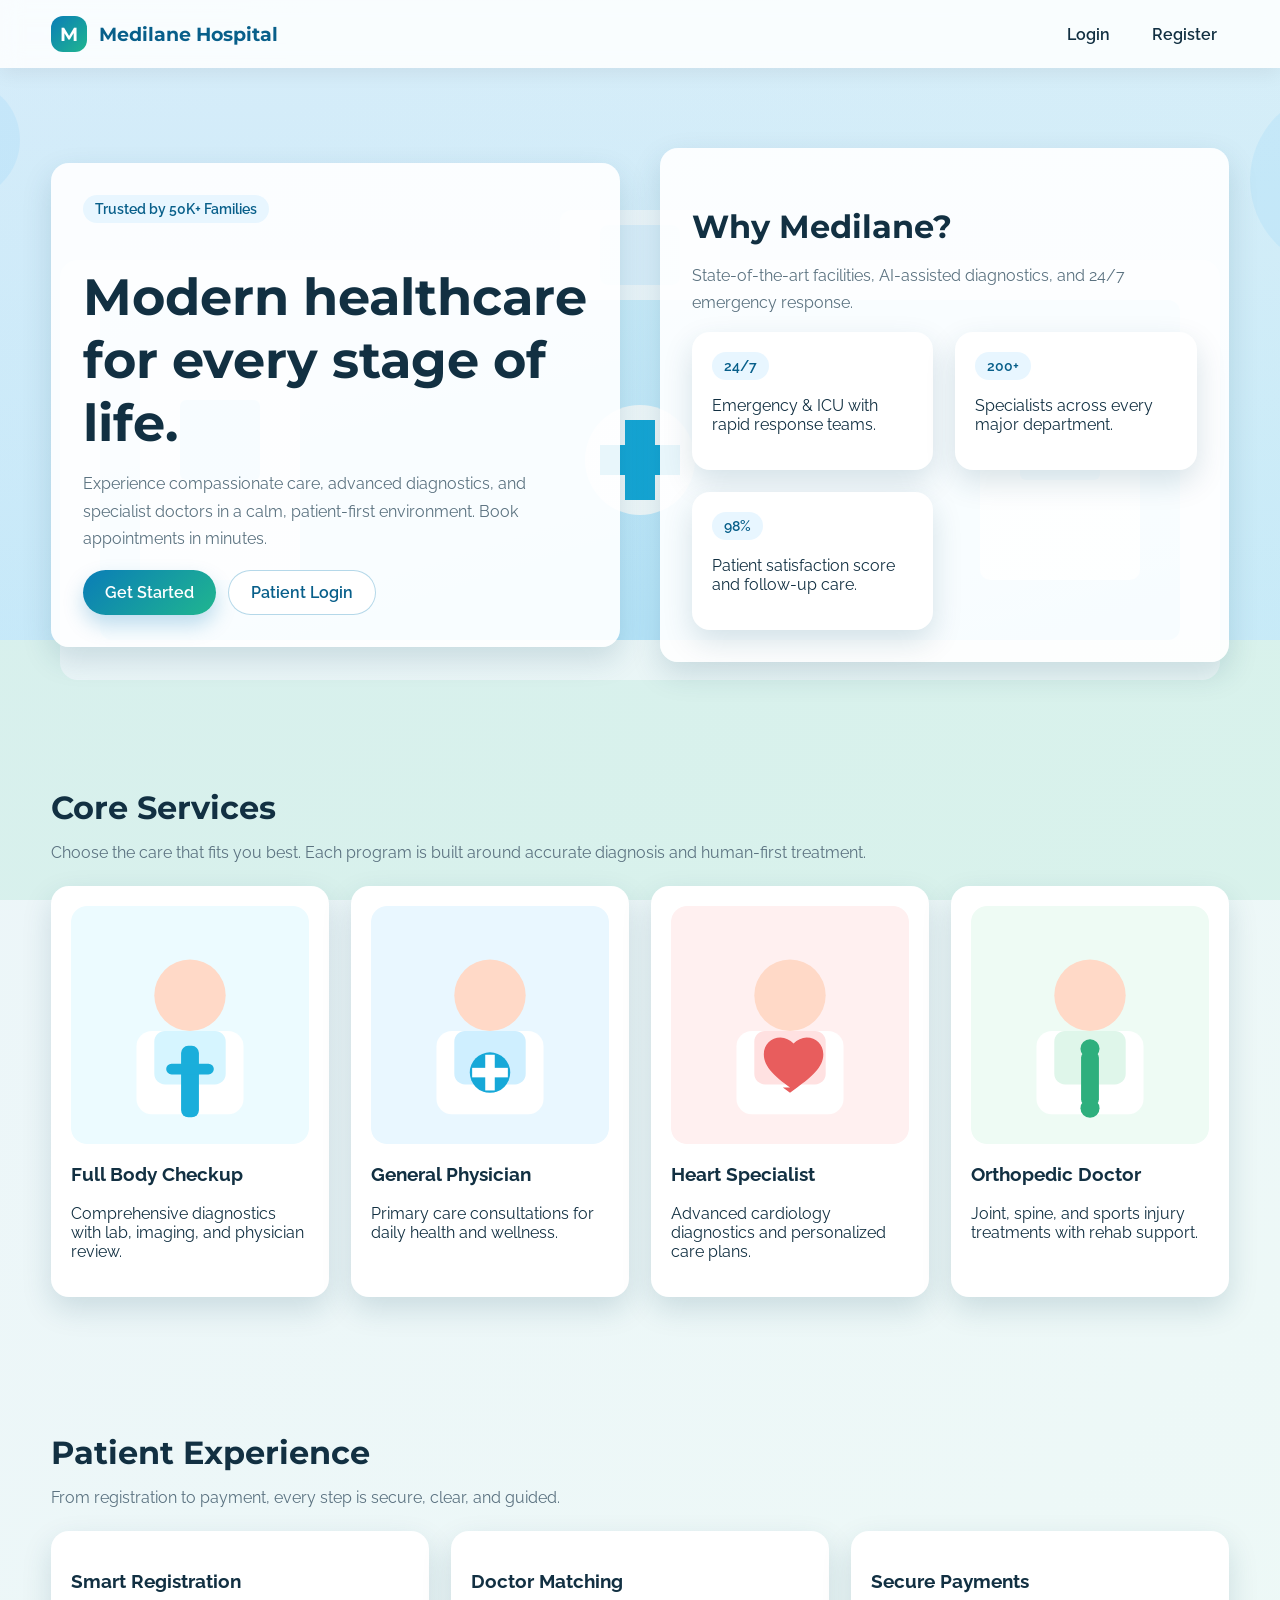
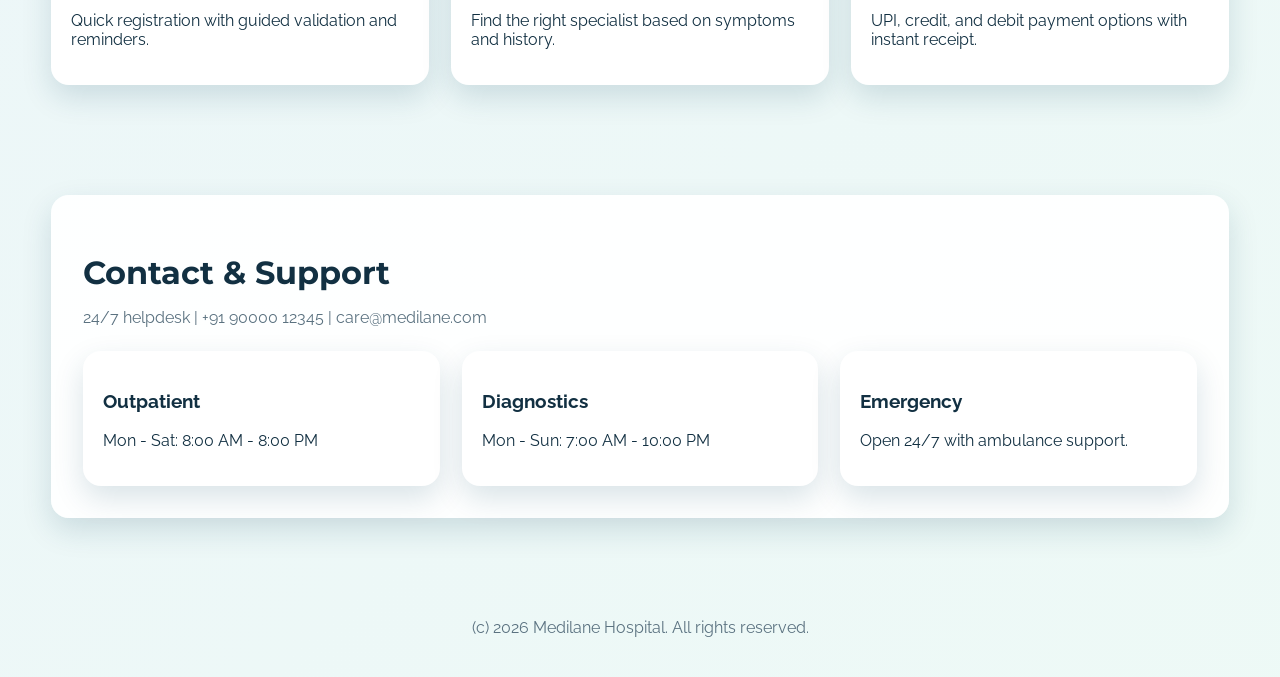
<file: docs/index.html>
<!DOCTYPE html>
<html lang="en">
<head>
  <meta charset="UTF-8" />
  <meta name="viewport" content="width=device-width, initial-scale=1.0" />
  <title>Medilane Hospital | Care Beyond Walls</title>
  <link rel="stylesheet" href="assets/css/styles.css" />
</head>
<body>
  <header class="navbar">
    <div class="container nav-inner">
      <div class="brand">
        <div class="brand-badge">M</div>
        Medilane Hospital
      </div>
      <nav class="nav-links">
        <a href="pages/login.html">Login</a>
        <a href="pages/register.html">Register</a>
      </nav>
    </div>
  </header>

  <main class="container">
    <section class="hero">
      <div class="hero-card">
        <div class="badge">Trusted by 50K+ Families</div>
        <h1 class="hero-title">Modern healthcare for every stage of life.</h1>
        <p class="hero-sub">Experience compassionate care, advanced diagnostics, and specialist doctors in a calm, patient-first environment. Book appointments in minutes.</p>
        <div style="margin-top: 18px; display:flex; gap:12px; flex-wrap: wrap;">
          <a class="btn btn-primary" href="pages/register.html">Get Started</a>
          <a class="btn btn-outline" href="pages/login.html">Patient Login</a>
        </div>
      </div>
      <div class="hero-card">
        <h2 class="section-title">Why Medilane?</h2>
        <p class="hero-sub">State-of-the-art facilities, AI-assisted diagnostics, and 24/7 emergency response.</p>
        <div class="grid" style="margin-top:16px;">
          <div class="card">
            <div class="badge">24/7</div>
            <p>Emergency & ICU with rapid response teams.</p>
          </div>
          <div class="card">
            <div class="badge">200+</div>
            <p>Specialists across every major department.</p>
          </div>
          <div class="card">
            <div class="badge">98%</div>
            <p>Patient satisfaction score and follow-up care.</p>
          </div>
        </div>
      </div>
    </section>

    <section id="services" class="section">
      <h2 class="section-title">Core Services</h2>
      <p class="section-sub">Choose the care that fits you best. Each program is built around accurate diagnosis and human-first treatment.</p>
      <div class="grid">
        <div class="card">
          <img src="assets/img/doctor-body.svg" alt="Full body checkup" />
          <h3>Full Body Checkup</h3>
          <p>Comprehensive diagnostics with lab, imaging, and physician review.</p>
        </div>
        <div class="card">
          <img src="assets/img/doctor-general.svg" alt="General physician" />
          <h3>General Physician</h3>
          <p>Primary care consultations for daily health and wellness.</p>
        </div>
        <div class="card">
          <img src="assets/img/doctor-heart.svg" alt="Heart specialist" />
          <h3>Heart Specialist</h3>
          <p>Advanced cardiology diagnostics and personalized care plans.</p>
        </div>
        <div class="card">
          <img src="assets/img/doctor-ortho.svg" alt="Orthopedic" />
          <h3>Orthopedic Doctor</h3>
          <p>Joint, spine, and sports injury treatments with rehab support.</p>
        </div>
      </div>
    </section>

    <section class="section">
      <h2 class="section-title">Patient Experience</h2>
      <p class="section-sub">From registration to payment, every step is secure, clear, and guided.</p>
      <div class="grid">
        <div class="card">
          <h3>Smart Registration</h3>
          <p>Quick registration with guided validation and reminders.</p>
        </div>
        <div class="card">
          <h3>Doctor Matching</h3>
          <p>Find the right specialist based on symptoms and history.</p>
        </div>
        <div class="card">
          <h3>Secure Payments</h3>
          <p>UPI, credit, and debit payment options with instant receipt.</p>
        </div>
      </div>
    </section>

    <section id="contact" class="section">
      <div class="hero-card">
        <h2 class="section-title">Contact & Support</h2>
        <p class="section-sub">24/7 helpdesk | +91 90000 12345 | care@medilane.com</p>
        <div class="grid">
          <div class="card">
            <h3>Outpatient</h3>
            <p>Mon - Sat: 8:00 AM - 8:00 PM</p>
          </div>
          <div class="card">
            <h3>Diagnostics</h3>
            <p>Mon - Sun: 7:00 AM - 10:00 PM</p>
          </div>
          <div class="card">
            <h3>Emergency</h3>
            <p>Open 24/7 with ambulance support.</p>
          </div>
        </div>
      </div>
    </section>
  </main>

  <footer class="footer">(c) 2026 Medilane Hospital. All rights reserved.</footer>
  <script src="assets/js/app.js"></script>
</body>
</html>
</file>
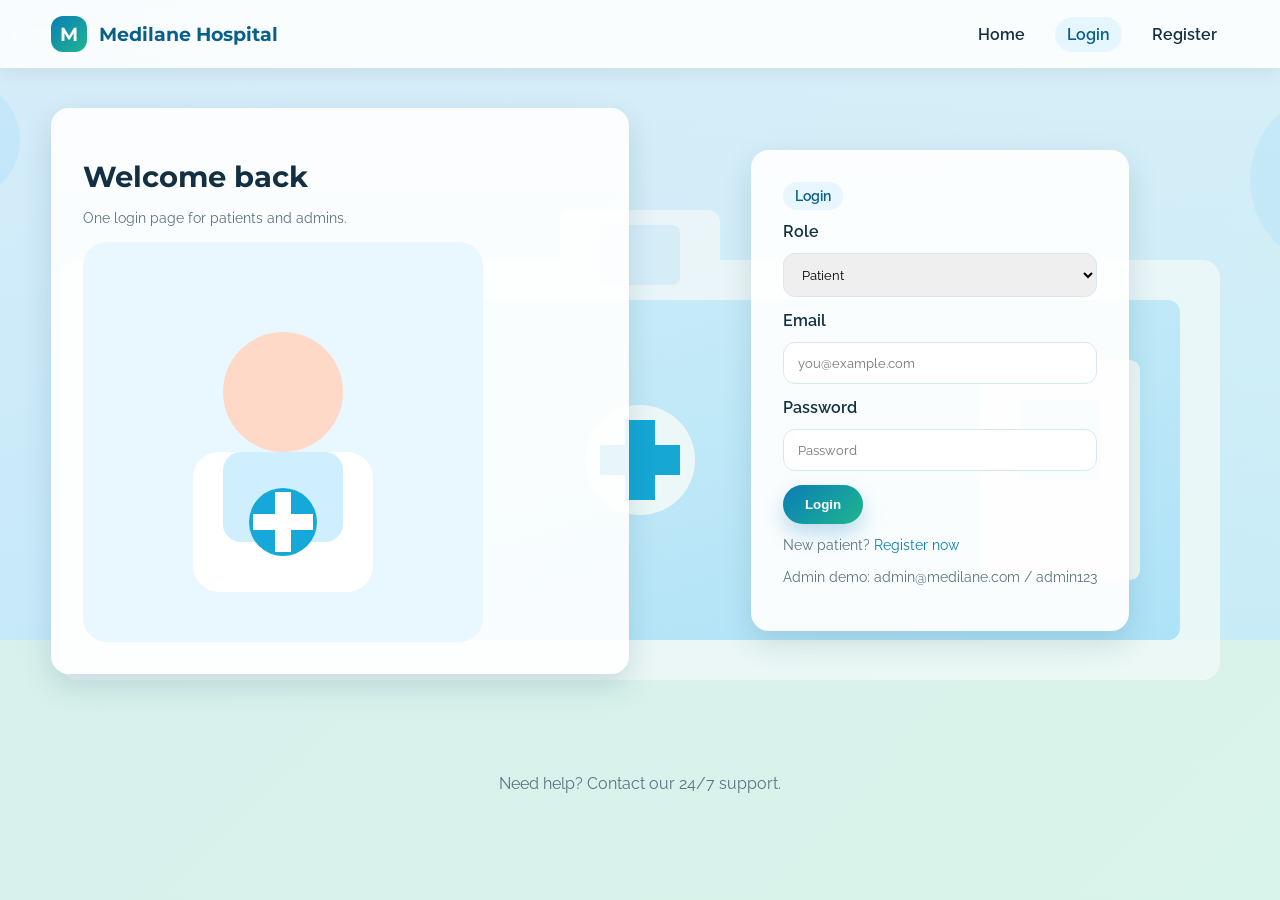
<file: docs/pages/admin-login.html>
<!DOCTYPE html>
<html lang="en">
<head>
  <meta charset="UTF-8" />
  <meta name="viewport" content="width=device-width, initial-scale=1.0" />
  <title>Admin Login | Medilane Hospital</title>
  <link rel="stylesheet" href="../assets/css/styles.css" />
</head>
<body data-page="admin-login">
  <header class="navbar">
    <div class="container nav-inner">
      <div class="brand">
        <div class="brand-badge">M</div>
        Medilane Hospital
      </div>
      <nav class="nav-links">
        <a href="../index.html">Home</a>
        <a href="login.html">Patient Login</a>
        <a class="active" href="admin-login.html">Admin Login</a>
      </nav>
    </div>
  </header>

  <main class="container section">
    <div class="form-wrap">
      <div class="badge">Admin Access</div>
      <h1 class="form-title">Admin Login</h1>
      <p class="helper">Use your admin credentials to manage patients and appointments.</p>

      <div class="flash" style="margin: 12px 0;"></div>
      <form id="adminLoginForm">
        <div class="form-row">
          <label for="adminEmail">Email</label>
          <input id="adminEmail" type="email" placeholder="admin@medilane.com" required />
        </div>
        <div class="form-row">
          <label for="adminPassword">Password</label>
          <input id="adminPassword" type="password" placeholder="Admin password" required />
        </div>
        <button class="btn btn-primary" type="submit">Login</button>
        <p class="helper" style="margin-top:12px;">Demo admin: admin@medilane.com / admin123</p>
      </form>
    </div>
  </main>

  <footer class="footer">Admin actions are logged for security.</footer>
  <script src="../assets/js/app.js"></script>
</body>
</html>
</file>
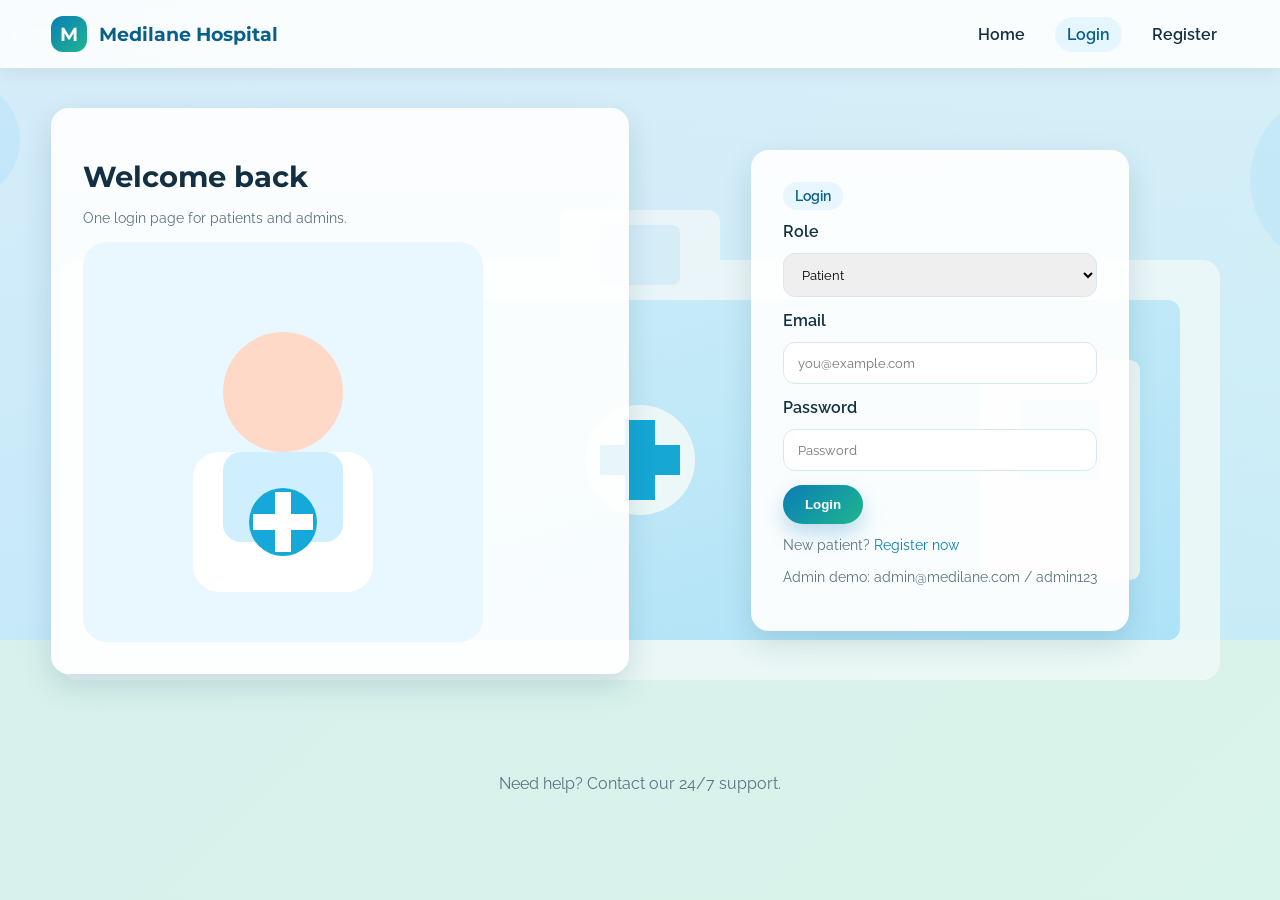
<file: docs/pages/admin.html>
<!DOCTYPE html>
<html lang="en">
<head>
  <meta charset="UTF-8" />
  <meta name="viewport" content="width=device-width, initial-scale=1.0" />
  <title>Admin Panel | Medilane Hospital</title>
  <link rel="stylesheet" href="../assets/css/styles.css" />
</head>
<body data-page="admin">
  <header class="navbar">
    <div class="container nav-inner">
      <div class="brand">
        <div class="brand-badge">M</div>
        Medilane Hospital
      </div>
      <nav class="nav-links">
        <a href="../index.html">Home</a>
        <a href="dashboard.html">Dashboard</a>
        <a class="active" href="admin.html">Admin</a>
        <a href="booking.html">Booking</a>
        <a href="#" data-logout>Logout</a>
      </nav>
    </div>
  </header>

  <main class="container section">
    <div class="dashboard-header">
      <div>
        <div class="badge">Admin Panel</div>
        <h1 class="section-title">Hospital Operations Overview</h1>
        <p class="section-sub">Manage patients, appointments, and doctor assignments.</p>
      </div>
      <a class="btn btn-primary" href="dashboard.html">Patient View</a>
    </div>

    <section class="section">
      <h2 class="section-title">Patient List</h2>
      <p class="section-sub">View all registered patients with contact details.</p>
      <table id="adminPatients" class="table">
        <thead>
          <tr>
            <th>#</th>
            <th>Name</th>
            <th>Email</th>
            <th>Phone</th>
            <th>Age</th>
            <th>Gender</th>
          </tr>
        </thead>
        <tbody></tbody>
      </table>
    </section>

    <section class="section">
      <h2 class="section-title">Appointments</h2>
      <p class="section-sub">Review appointment details and accept or reject requests.</p>
      <table id="adminAppointments" class="table">
        <thead>
          <tr>
            <th>#</th>
            <th>Patient</th>
            <th>Phone</th>
            <th>Doctor</th>
            <th>Problem</th>
            <th>Status</th>
            <th>Date</th>
            <th>Action</th>
          </tr>
        </thead>
        <tbody></tbody>
      </table>
    </section>
  </main>

  <footer class="footer">Admin access is logged and monitored for security.</footer>
  <script src="../assets/js/app.js"></script>
</body>
</html>
</file>
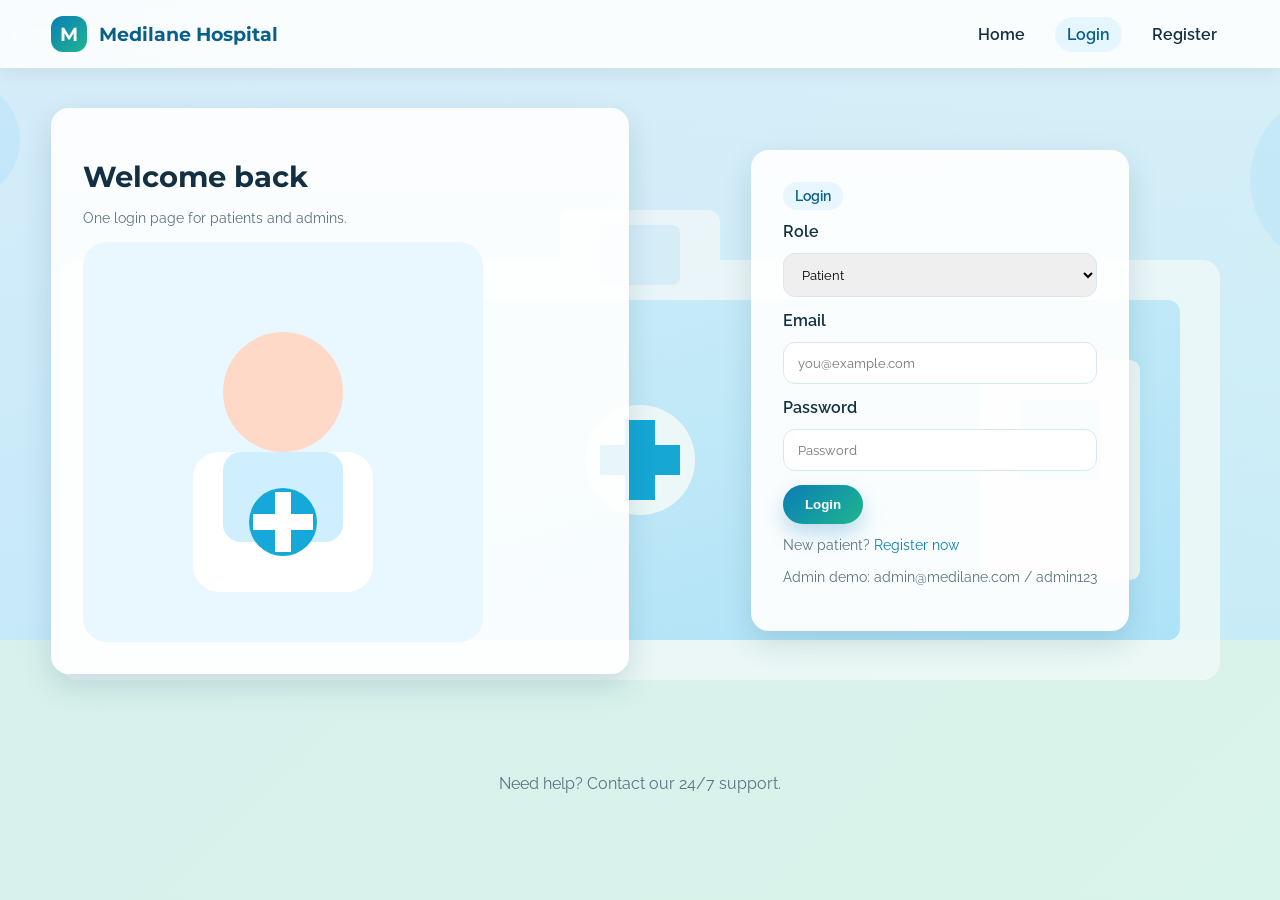
<file: docs/pages/booking.html>
<!DOCTYPE html>
<html lang="en">
<head>
  <meta charset="UTF-8" />
  <meta name="viewport" content="width=device-width, initial-scale=1.0" />
  <title>Book Appointment | Medilane Hospital</title>
  <link rel="stylesheet" href="../assets/css/styles.css" />
</head>
<body data-page="booking">
  <header class="navbar">
    <div class="container nav-inner">
      <div class="brand">
        <div class="brand-badge">M</div>
        Medilane Hospital
      </div>
      <nav class="nav-links">
        <a href="../index.html">Home</a>
        <a href="dashboard.html">Dashboard</a>
        <a class="active" href="booking.html">Book</a>
        <a href="#" data-logout>Logout</a>
      </nav>
    </div>
  </header>

  <main class="container section">
    <div class="form-wrap">
      <div class="badge">Appointment Booking</div>
      <h1 class="form-title">Reserve your consultation</h1>
      <p class="helper">Choose a doctor, share symptoms, and pick a convenient date.</p>

      <ul id="bookingErrors" class="helper" style="color:#c0392b; padding-left:18px;"></ul>

      <form id="bookingForm">
        <div class="form-row">
          <label for="patientName">Patient Name</label>
          <input id="patientName" type="text" placeholder="Your name" required />
        </div>
        <div class="form-row">
          <label for="patientAge">Age</label>
          <input id="patientAge" type="number" min="1" placeholder="Age" required />
        </div>
        <div class="form-row">
          <label for="patientPhone">Phone Number</label>
          <input id="patientPhone" type="tel" placeholder="10 digit number" required />
        </div>
        <div class="form-row">
          <label for="doctor">Select Doctor</label>
          <select id="doctor" required>
            <option value="">Choose service</option>
          </select>
        </div>
        <div class="form-row">
          <label for="problem">Health Problem Description</label>
          <textarea id="problem" rows="3" placeholder="Describe your symptoms" required></textarea>
        </div>
        <div class="form-row">
          <label for="date">Appointment Date</label>
          <input id="date" type="date" required />
        </div>
        <button class="btn btn-primary" type="submit">Proceed to Payment</button>
      </form>
    </div>
  </main>

  <footer class="footer">We will confirm your appointment once payment is completed.</footer>
  <script src="../assets/js/app.js"></script>
</body>
</html>
</file>
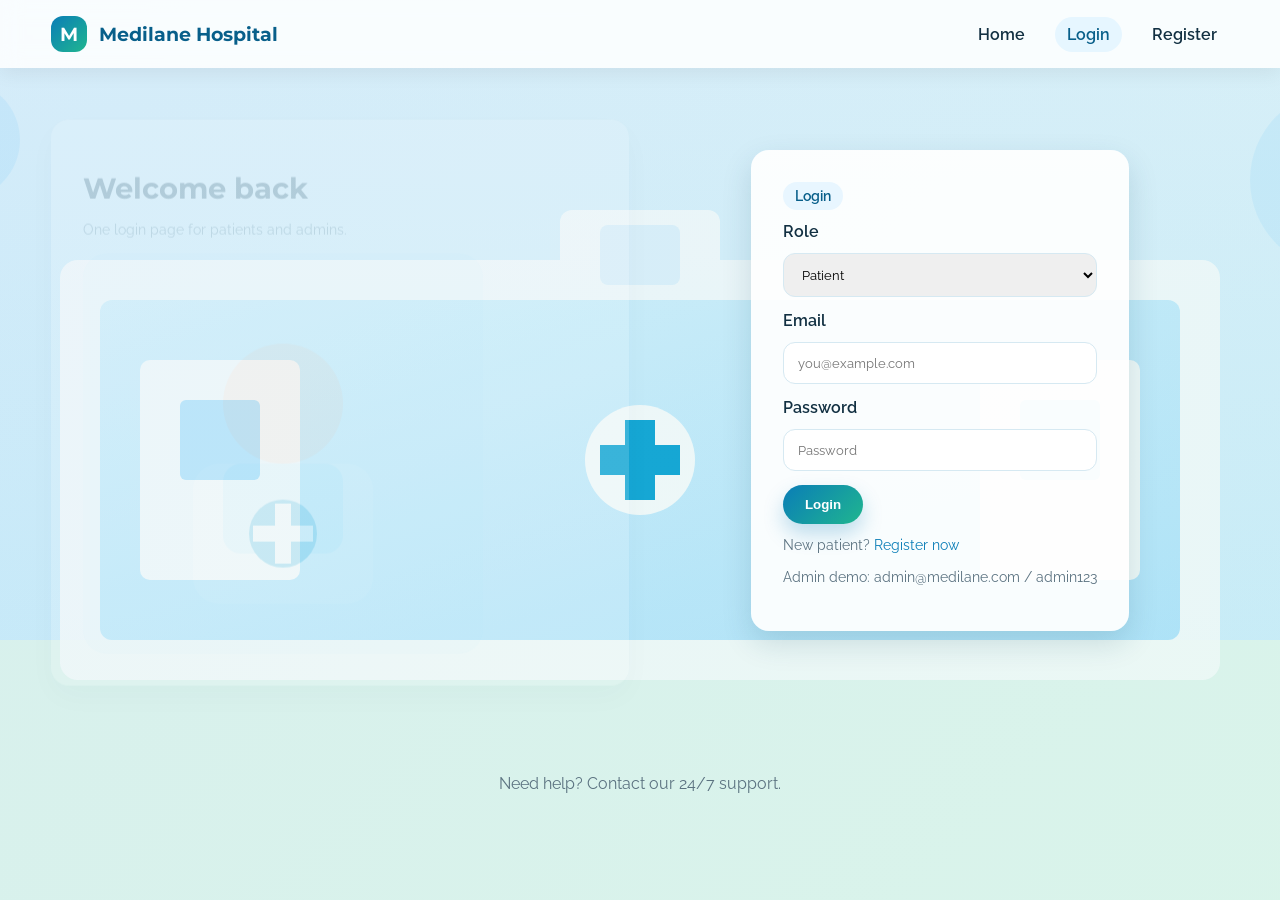
<file: docs/pages/dashboard.html>
<!DOCTYPE html>
<html lang="en">
<head>
  <meta charset="UTF-8" />
  <meta name="viewport" content="width=device-width, initial-scale=1.0" />
  <title>Patient Dashboard | Medilane Hospital</title>
  <link rel="stylesheet" href="../assets/css/styles.css" />
</head>
<body data-page="dashboard">
  <header class="navbar">
    <div class="container nav-inner">
      <div class="brand">
        <div class="brand-badge">M</div>
        Medilane Hospital
      </div>
      <nav class="nav-links">
        <a class="active" href="dashboard.html">Dashboard</a>
        <a href="#" data-logout>Logout</a>
      </nav>
    </div>
  </header>

  <main class="container section">
    <div class="dashboard-header">
      <div>
        <div class="badge">Patient Dashboard</div>
        <h1 class="section-title">Choose a health service</h1>
        <p class="section-sub">Book appointments with top specialists in minutes.</p>
      </div>
      <a class="btn btn-primary" href="booking.html">Book Appointment</a>
    </div>

    <div class="grid">
      <div class="card">
        <img src="../assets/img/doctor-body.svg" alt="Full Body Checkup" />
        <h3>Full Body Checkup</h3>
        <p>Comprehensive screening package for preventive care.</p>
        <button class="btn btn-outline" data-service="Full Body Checkup">Book Appointment</button>
      </div>
      <div class="card">
        <img src="../assets/img/doctor-general.svg" alt="General Physician" />
        <h3>General Physician</h3>
        <p>Consultations for everyday health concerns.</p>
        <button class="btn btn-outline" data-service="General Physician">Book Appointment</button>
      </div>
      <div class="card">
        <img src="../assets/img/doctor-heart.svg" alt="Heart Specialist" />
        <h3>Heart Specialist</h3>
        <p>Cardiac diagnostics and treatment plans.</p>
        <button class="btn btn-outline" data-service="Heart Specialist">Book Appointment</button>
      </div>
      <div class="card">
        <img src="../assets/img/doctor-ortho.svg" alt="Orthopedic Doctor" />
        <h3>Orthopedic Doctor</h3>
        <p>Bone, joint, and sports injury care.</p>
        <button class="btn btn-outline" data-service="Orthopedic Doctor">Book Appointment</button>
      </div>
      <div class="card">
        <img src="../assets/img/doctor-skin.svg" alt="Skin Specialist" />
        <h3>Skin Specialist</h3>
        <p>Dermatology consultations for skin health.</p>
        <button class="btn btn-outline" data-service="Skin Specialist">Book Appointment</button>
      </div>
      <div class="card">
        <img src="../assets/img/doctor-eye.svg" alt="Eye Specialist" />
        <h3>Eye Specialist</h3>
        <p>Vision checks and eye treatment services.</p>
        <button class="btn btn-outline" data-service="Eye Specialist">Book Appointment</button>
      </div>
    </div>

    <section class="section">
      <h2 class="section-title">My Appointment Status</h2>
      <p class="section-sub">Track your latest booking and admin approval status.</p>
      <table id="patientAppointments" class="table">
        <thead>
          <tr>
            <th>#</th>
            <th>Doctor</th>
            <th>Date</th>
            <th>Status</th>
          </tr>
        </thead>
        <tbody></tbody>
      </table>
    </section>
  </main>

  <footer class="footer">Stay healthy with Medilane Hospital.</footer>
  <script src="../assets/js/app.js"></script>
</body>
</html>
</file>
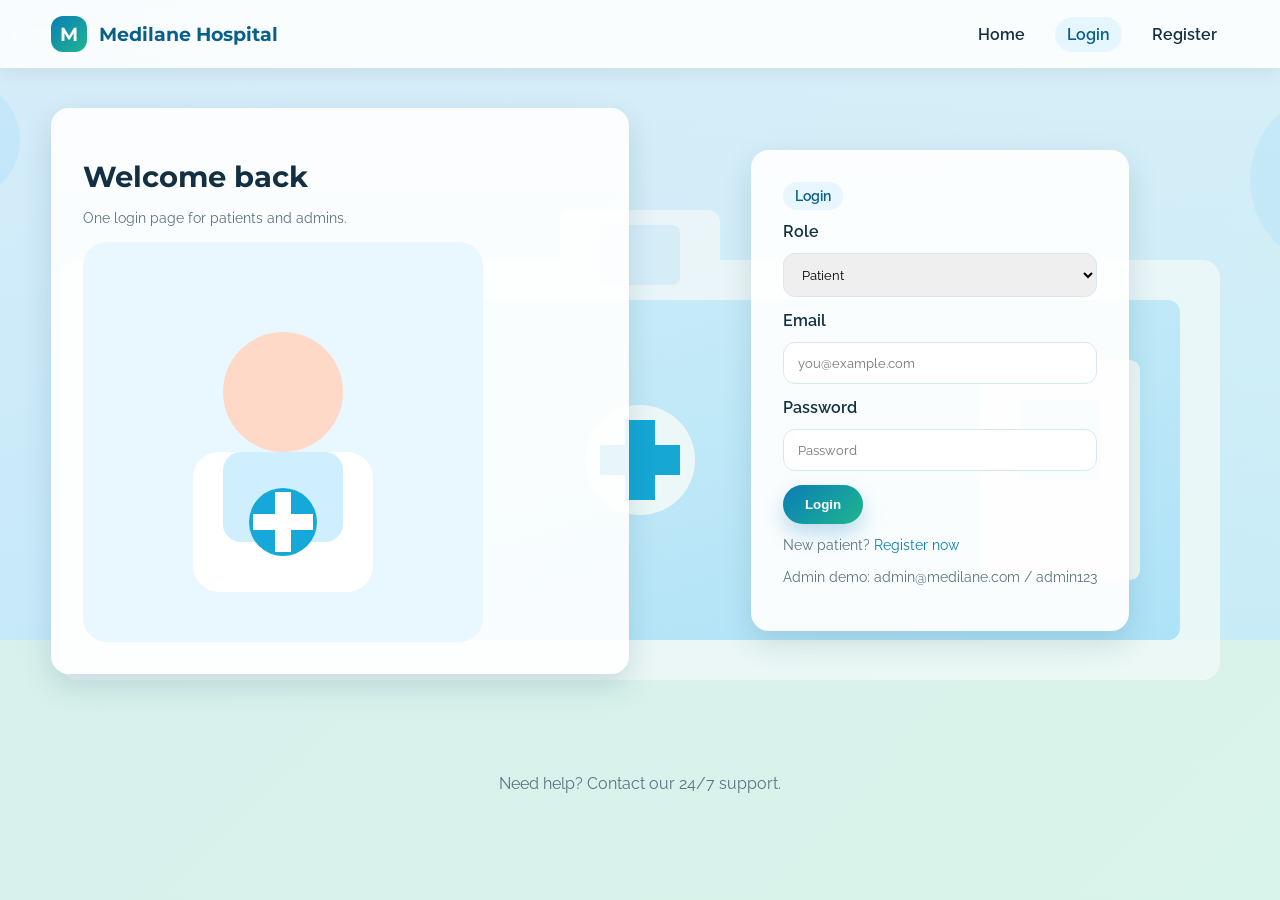
<file: docs/pages/login.html>
<!DOCTYPE html>
<html lang="en">
<head>
  <meta charset="UTF-8" />
  <meta name="viewport" content="width=device-width, initial-scale=1.0" />
  <title>Login | Medilane Hospital</title>
  <link rel="stylesheet" href="../assets/css/styles.css" />
</head>
<body>
  <header class="navbar">
    <div class="container nav-inner">
      <div class="brand">
        <div class="brand-badge">M</div>
        Medilane Hospital
      </div>
      <nav class="nav-links">
        <a href="../index.html">Home</a>
        <a class="active" href="login.html">Login</a>
        <a href="register.html">Register</a>
      </nav>
    </div>
  </header>

  <main class="container section">
    <div class="grid" style="align-items:center;">
      <div class="hero-card">
        <h1 class="form-title">Welcome back</h1>
        <p class="helper">One login page for patients and admins.</p>
        <img src="../assets/img/doctor-general.svg" alt="Doctor" style="margin-top:16px;" />
      </div>

      <div class="form-wrap">
        <div class="badge">Login</div>
        <div class="flash" style="margin: 12px 0;"></div>
        <form id="loginForm">
          <div class="form-row">
            <label for="loginRole">Role</label>
            <select id="loginRole" required>
              <option value="patient">Patient</option>
              <option value="admin">Admin</option>
            </select>
          </div>
          <div class="form-row">
            <label for="loginEmail">Email</label>
            <input id="loginEmail" type="email" placeholder="you@example.com" required />
          </div>
          <div class="form-row">
            <label for="loginPassword">Password</label>
            <input id="loginPassword" type="password" placeholder="Password" required />
          </div>
          <button class="btn btn-primary" type="submit">Login</button>
          <p class="helper" style="margin-top:12px;">New patient? <a href="register.html" style="color:var(--primary);">Register now</a></p>
          <p class="helper" style="margin-top:6px;">Admin demo: admin@medilane.com / admin123</p>
        </form>
      </div>
    </div>
  </main>

  <footer class="footer">Need help? Contact our 24/7 support.</footer>
  <script src="../assets/js/app.js"></script>
</body>
</html>
</file>
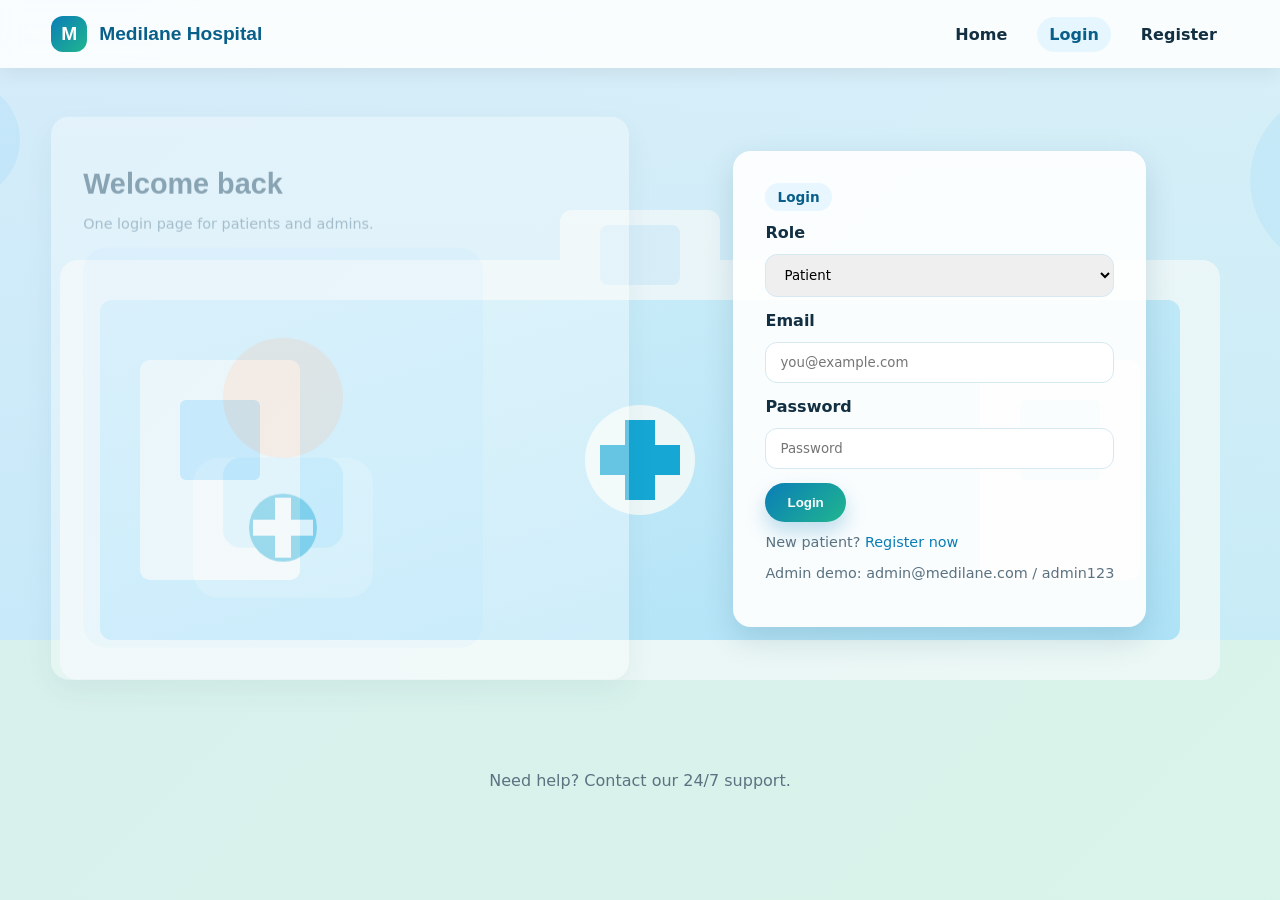
<file: docs/pages/payment.html>
<!DOCTYPE html>
<html lang="en">
<head>
  <meta charset="UTF-8" />
  <meta name="viewport" content="width=device-width, initial-scale=1.0" />
  <title>Payment | Medilane Hospital</title>
  <link rel="stylesheet" href="../assets/css/styles.css" />
</head>
<body data-page="payment">
  <header class="navbar">
    <div class="container nav-inner">
      <div class="brand">
        <div class="brand-badge">M</div>
        Medilane Hospital
      </div>
      <nav class="nav-links">
        <a href="../index.html">Home</a>
        <a href="booking.html">Booking</a>
        <a class="active" href="payment.html">Payment</a>
        <a href="dashboard.html">Dashboard</a>
        <a href="#" data-logout>Logout</a>
      </nav>
    </div>
  </header>

  <main class="container section">
    <div class="form-wrap">
      <div class="badge">Secure Payment</div>
      <h1 class="form-title">Choose payment method</h1>
      <p class="helper">All transactions are encrypted and hospital-approved.</p>

      <div class="flash" style="margin: 12px 0;"></div>

      <form id="paymentForm">
        <div class="form-row">
          <label for="amount">Amount</label>
          <input id="amount" type="number" min="1" placeholder="Enter amount" required />
        </div>
        <div class="form-row">
          <label>
            <input type="radio" name="paymentMethod" value="UPI" /> UPI
          </label>
        </div>
        <div class="form-row">
          <label>
            <input type="radio" name="paymentMethod" value="Credit Card" /> Credit Card
          </label>
        </div>
        <div class="form-row">
          <label>
            <input type="radio" name="paymentMethod" value="Debit Card" /> Debit Card
          </label>
        </div>
        <button class="btn btn-primary" type="submit">Confirm Payment</button>
      </form>
    </div>
  </main>

  <footer class="footer">Payment confirmation will be sent to your email.</footer>
  <script src="../assets/js/app.js"></script>
</body>
</html>
</file>
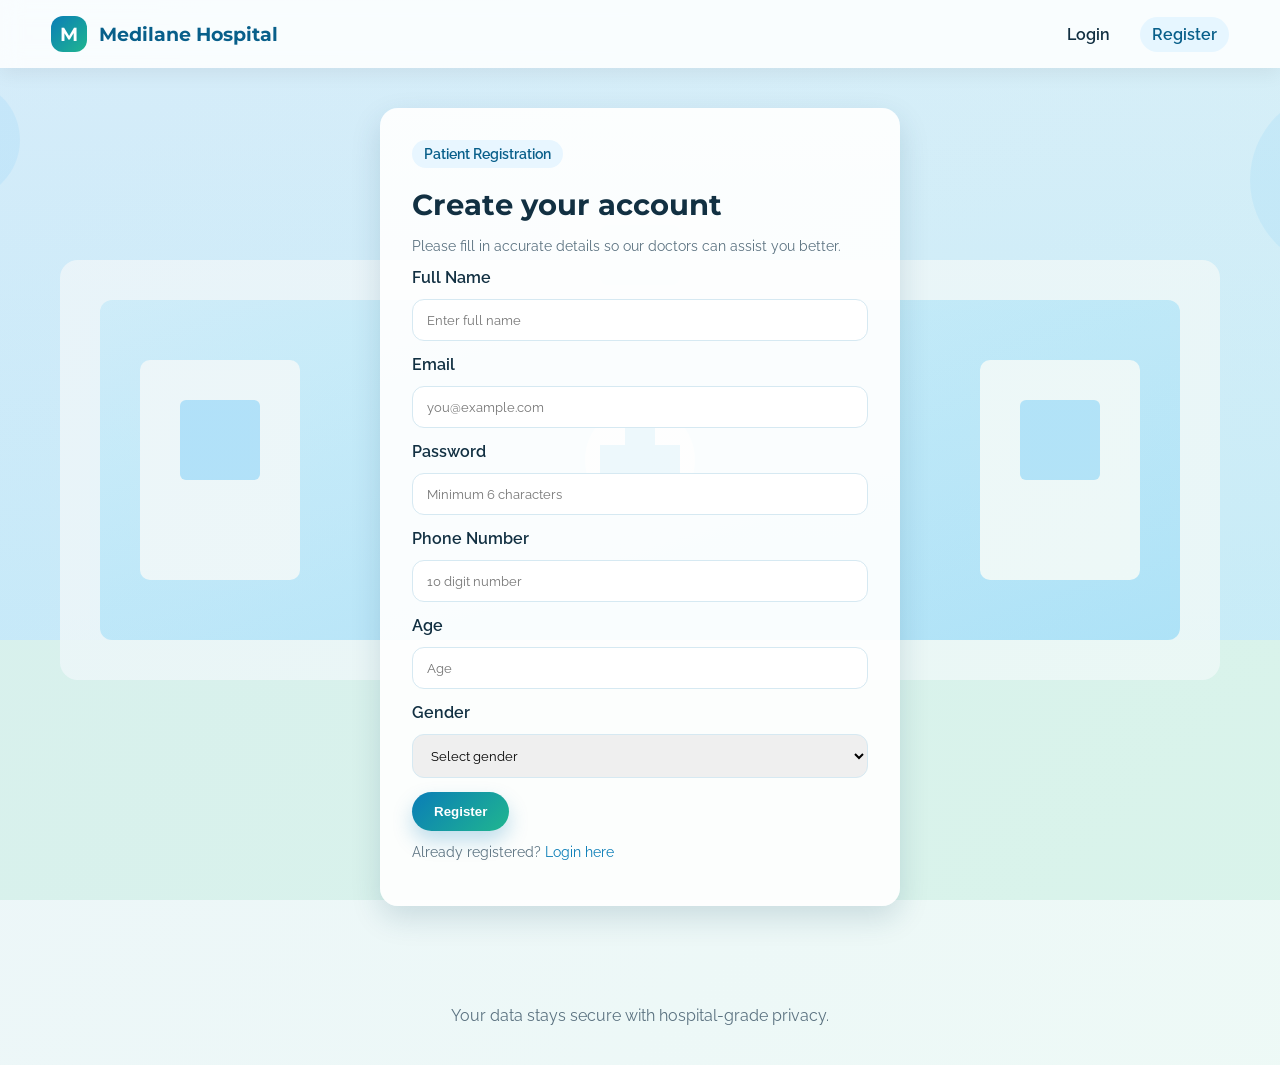
<file: docs/pages/register.html>
<!DOCTYPE html>
<html lang="en">
<head>
  <meta charset="UTF-8" />
  <meta name="viewport" content="width=device-width, initial-scale=1.0" />
  <title>Patient Registration | Medilane Hospital</title>
  <link rel="stylesheet" href="../assets/css/styles.css" />
</head>
<body>
  <header class="navbar">
    <div class="container nav-inner">
      <div class="brand">
        <div class="brand-badge">M</div>
        Medilane Hospital
      </div>
      <nav class="nav-links">
        <!-- <a href="../index.html">Home</a> -->
        <a href="login.html">Login</a>
        <a class="active" href="register.html">Register</a>
        <!-- <a href="../index.html#services">Services</a>
        <a href="../index.html#contact">Contact</a> -->
      </nav>
    </div>
  </header>

  <main class="container section">
    <div class="form-wrap">
      <div class="badge">Patient Registration</div>
      <h1 class="form-title">Create your account</h1>
      <p class="helper">Please fill in accurate details so our doctors can assist you better.</p>

      <div class="flash" style="margin: 12px 0;"></div>
      <ul id="formErrors" class="helper" style="color:#c0392b; padding-left:18px;"></ul>

      <form id="registerForm">
        <div class="form-row">
          <label for="fullName">Full Name</label>
          <input id="fullName" type="text" placeholder="Enter full name" required />
        </div>
        <div class="form-row">
          <label for="email">Email</label>
          <input id="email" type="email" placeholder="you@example.com" required />
        </div>
        <div class="form-row">
          <label for="password">Password</label>
          <input id="password" type="password" placeholder="Minimum 6 characters" required />
        </div>
        <div class="form-row">
          <label for="phone">Phone Number</label>
          <input id="phone" type="tel" placeholder="10 digit number" required />
        </div>
        <div class="form-row">
          <label for="age">Age</label>
          <input id="age" type="number" placeholder="Age" min="1" required />
        </div>
        <div class="form-row">
          <label for="gender">Gender</label>
          <select id="gender" required>
            <option value="">Select gender</option>
            <option>Male</option>
            <option>Female</option>
            <option>Other</option>
          </select>
        </div>
        <button class="btn btn-primary" type="submit">Register</button>
        <p class="helper" style="margin-top:12px;">Already registered? <a href="login.html" style="color:var(--primary);">Login here</a></p>
      </form>
    </div>
  </main>

  <footer class="footer">Your data stays secure with hospital-grade privacy.</footer>
  <script src="../assets/js/app.js"></script>
</body>
</html>
</file>
<file: docs/assets/css/styles.css>
@import url('https://fonts.googleapis.com/css2?family=Montserrat:wght@300;400;500;600;700&family=Raleway:wght@400;500;600;700&display=swap');

:root {
  --bg: #f2fbff;
  --primary: #0a7db7;
  --primary-dark: #085f8a;
  --accent: #20b68f;
  --soft: #e6f6ff;
  --card: #ffffff;
  --text: #123042;
  --muted: #5b7280;
  --shadow: 0 12px 30px rgba(8, 68, 96, 0.15);
  --radius: 18px;
}

* { box-sizing: border-box; }

body {
  margin: 0;
  font-family: 'Raleway', system-ui, sans-serif;
  color: var(--text);
  background: linear-gradient(135deg, rgba(10,125,183,0.08), rgba(32,182,143,0.08)),
    url('../img/hospital-bg.svg') no-repeat center/cover fixed;
  min-height: 100vh;
}

img { max-width: 100%; display: block; }

a { text-decoration: none; color: inherit; }

.container {
  width: min(1200px, 92%);
  margin: 0 auto;
}

.navbar {
  position: sticky;
  top: 0;
  z-index: 10;
  backdrop-filter: blur(10px);
  background: rgba(255, 255, 255, 0.85);
  box-shadow: 0 6px 18px rgba(0,0,0,0.06);
}

.navbar .nav-inner {
  display: flex;
  align-items: center;
  justify-content: space-between;
  padding: 16px 0;
}

.brand {
  display: flex;
  align-items: center;
  gap: 12px;
  font-family: 'Montserrat', sans-serif;
  font-weight: 700;
  font-size: 1.2rem;
  color: var(--primary-dark);
}

.brand-badge {
  width: 36px;
  height: 36px;
  border-radius: 12px;
  display: grid;
  place-items: center;
  background: linear-gradient(135deg, var(--primary), var(--accent));
  color: #fff;
  font-weight: 700;
}

.nav-links {
  display: flex;
  gap: 18px;
  align-items: center;
  font-weight: 600;
  color: var(--text);
}

.nav-links a {
  padding: 8px 12px;
  border-radius: 999px;
  transition: all 0.25s ease;
}

.nav-links a:hover,
.nav-links a.active {
  background: var(--soft);
  color: var(--primary-dark);
}

.hero {
  display: grid;
  grid-template-columns: repeat(auto-fit, minmax(260px, 1fr));
  gap: 40px;
  align-items: center;
  padding: 80px 0 60px;
}

.hero-card {
  background: rgba(255,255,255,0.9);
  border-radius: var(--radius);
  padding: 32px;
  box-shadow: var(--shadow);
  animation: fadeUp 0.7s ease both;
}

.hero-title {
  font-family: 'Montserrat', sans-serif;
  font-size: clamp(2rem, 4vw, 3.4rem);
  margin-bottom: 12px;
}

.hero-sub {
  color: var(--muted);
  line-height: 1.7;
}

.btn {
  display: inline-flex;
  align-items: center;
  gap: 8px;
  padding: 12px 22px;
  border-radius: 999px;
  border: none;
  font-weight: 600;
  cursor: pointer;
  transition: transform 0.2s ease, box-shadow 0.2s ease;
}

.btn-primary {
  background: linear-gradient(135deg, var(--primary), var(--accent));
  color: #fff;
  box-shadow: 0 10px 20px rgba(10,125,183,0.25);
}

.btn-outline {
  background: #fff;
  border: 1px solid rgba(10,125,183,0.3);
  color: var(--primary-dark);
}

.btn:hover {
  transform: translateY(-2px);
  box-shadow: 0 12px 20px rgba(10,125,183,0.2);
}

.section {
  padding: 40px 0 70px;
}

.section-title {
  font-family: 'Montserrat', sans-serif;
  font-size: 2rem;
  margin-bottom: 12px;
}

.section-sub {
  color: var(--muted);
  margin-bottom: 24px;
}

.grid {
  display: grid;
  gap: 22px;
  grid-template-columns: repeat(auto-fit, minmax(220px, 1fr));
}

.card {
  background: var(--card);
  border-radius: var(--radius);
  padding: 20px;
  box-shadow: var(--shadow);
  transition: transform 0.25s ease, box-shadow 0.25s ease;
  animation: fadeUp 0.7s ease both;
}

.card:hover {
  transform: translateY(-4px);
  box-shadow: 0 16px 30px rgba(8, 68, 96, 0.18);
}

.card img {
  border-radius: 16px;
  margin-bottom: 14px;
}

.form-wrap {
  max-width: 520px;
  margin: 0 auto;
  background: rgba(255,255,255,0.92);
  padding: 32px;
  border-radius: var(--radius);
  box-shadow: var(--shadow);
}

.form-title {
  font-family: 'Montserrat', sans-serif;
  font-size: 1.8rem;
  margin-bottom: 8px;
}

.form-row {
  display: grid;
  gap: 12px;
  margin-bottom: 14px;
}

label { font-weight: 600; }

input, select, textarea {
  width: 100%;
  padding: 12px 14px;
  border-radius: 12px;
  border: 1px solid #d6e9f2;
  font-family: inherit;
}

input:focus, select:focus, textarea:focus {
  outline: 2px solid rgba(10,125,183,0.25);
}

.helper {
  font-size: 0.9rem;
  color: var(--muted);
}

.badge {
  background: #e8f6ff;
  color: var(--primary-dark);
  padding: 6px 12px;
  border-radius: 999px;
  font-weight: 600;
  font-size: 0.85rem;
  display: inline-block;
}

.dashboard-header {
  display: flex;
  align-items: center;
  justify-content: space-between;
  gap: 16px;
}

.table {
  width: 100%;
  border-collapse: collapse;
  background: var(--card);
  border-radius: var(--radius);
  overflow: hidden;
  box-shadow: var(--shadow);
}

.table th, .table td {
  padding: 14px 16px;
  text-align: left;
  border-bottom: 1px solid #edf2f7;
}

.table th {
  background: #e9f7ff;
  font-weight: 700;
}

.alert {
  background: #e6fff6;
  border: 1px solid #bdeedb;
  color: #1b6f54;
  padding: 12px 16px;
  border-radius: 12px;
  font-weight: 600;
}

.footer {
  padding: 30px 0 40px;
  color: var(--muted);
  text-align: center;
}

@media (max-width: 760px) {
  .navbar .nav-inner { flex-direction: column; gap: 10px; }
  .nav-links { flex-wrap: wrap; justify-content: center; }
  .hero { padding-top: 40px; }
  .dashboard-header { flex-direction: column; align-items: flex-start; }
}

@keyframes fadeUp {
  from { opacity: 0; transform: translateY(14px); }
  to { opacity: 1; transform: translateY(0); }
}
</file>
